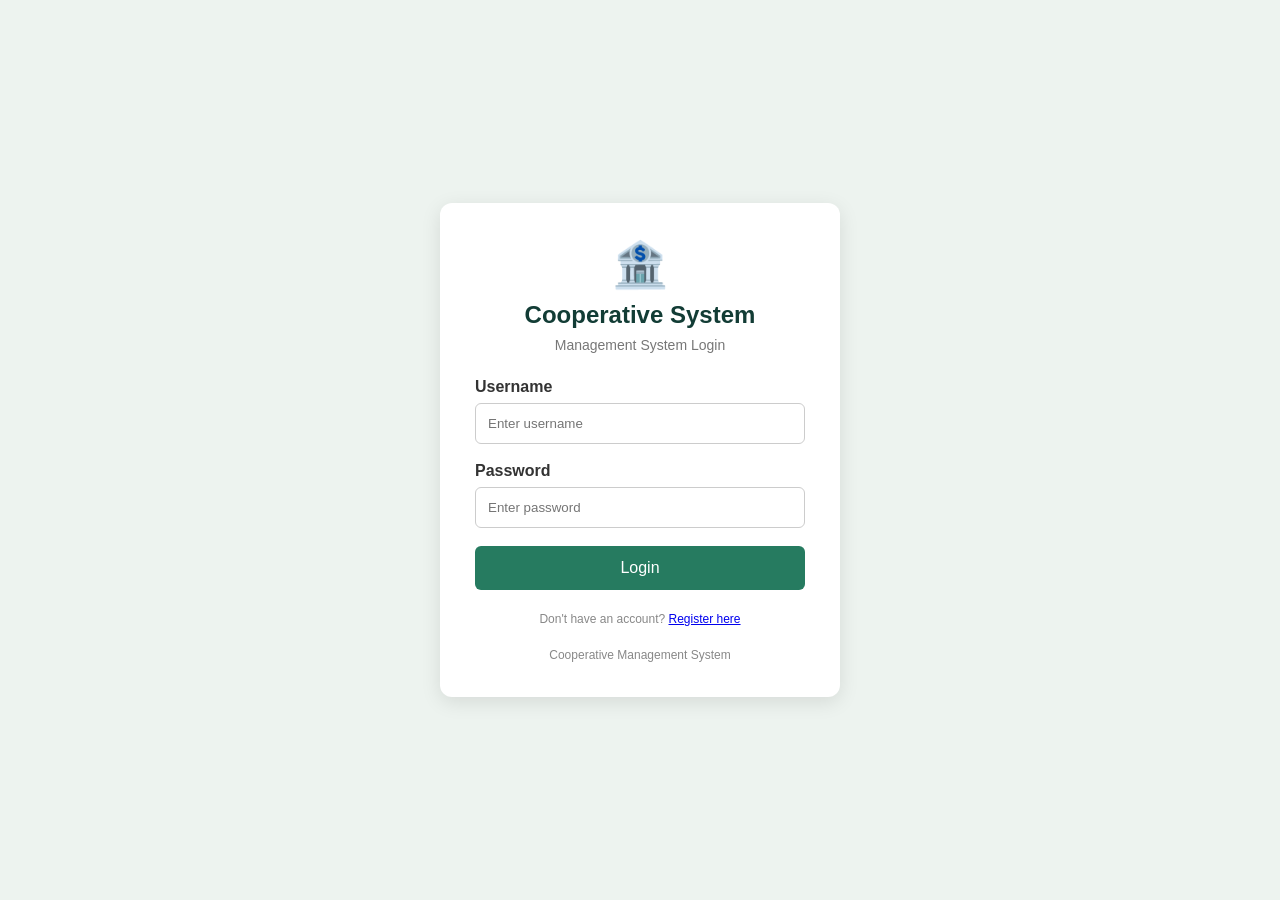
<file: index.html>
<!DOCTYPE html>
<html lang="en">
<head>
    <meta charset="UTF-8">
    <meta name="viewport" content="width=device-width, initial-scale=1.0">
    <title>Cooperative Management System</title>
    <link rel="stylesheet" href="style.css">
    <link rel="manifest" href="./manifest.json">
    <meta name="theme-color" content="#123c35">
    <link rel="apple-touch-icon" href="./icons/icon-192.png">
</head>
<body>

    <div class="sidebar">
        <h2>COOP SYSTEM</h2>

        <a href="#" class="nav-link active" data-page="dashboard">Dashboard</a>
        <a href="#" class="nav-link" data-page="members">Members</a>
        <a href="#" class="nav-link" data-page="savings">Savings</a>
        <a href="#" class="nav-link" data-page="loans">Loans</a>
        <a href="#" class="nav-link" data-page="payments">Payments</a>
        <a href="#" class="nav-link" data-page="reports">Reports</a>
        <a href="#" class="nav-link" data-page="logout">Logout</a>
    </div>

    <div class="main-content">

        <section id="dashboard" class="page">
            <header>
                <h1>Dashboard</h1>
                <p>Welcome to Cooperative Management System</p>
            </header>

            <div class="cards">
                <div class="card">
                    <h3>Total Members</h3>
                    <h1 id="totalMembers">0</h1>
                </div>

                <div class="card">
                    <h3>Total Savings</h3>
                    <h1 id="totalSavings">₱0.00</h1>
                </div>

                
                <div class="card">
                    <h3>Active Loans</h3>
                    <h1 id="totalActiveLoans">0</h1>
                </div>


                <div class="card">
                    <h3>Total Payments</h3>
                    <h1>₱0.00</h1>
                </div>
            </div>

            <section class="recent">
                <h2>Cooperative Management System</h2>
                <p>Manage your members, savings, loans, and payments in one place.</p>
            </section>
        </section>

        
<section id="members" class="page" hidden>

    <header>
        <h1>Members Management</h1>
        <p>Manage and monitor cooperative members.</p>
    </header>

    <div class="member-form">
        <h2 id="formTitle">Add New Member</h2>

        <form id="memberForm">

            <div class="form-grid">
                <div>
                    <label>First Name</label>
                    <input type="text" id="firstName" placeholder="Enter first name" required>
                </div>

                <div>
                    <label>Last Name</label>
                    <input type="text" id="lastName" placeholder="Enter last name" required>
                </div>

                <div>
                    <label>Contact Number</label>
                    <input type="tel" id="contact" placeholder="Enter contact number" required>
                </div>

                <div>
                    <label>Email Address</label>
                    <input type="email" id="email" placeholder="Enter email address" required>
                </div>

                <div class="full-width">
                    <label>Address</label>
                    <input type="text" id="address" placeholder="Enter complete address" required>
                </div>
            </div>

            <div class="form-buttons">
                <button type="submit" id="saveBtn">Add Member</button>
                <button type="button" id="cancelBtn" class="cancel-btn" hidden>Cancel</button>
            </div>

        </form>
    </div>

    <div class="member-table">

        <div class="table-header">
            <h2>Members List</h2>
            <input type="search" id="searchMember"
                placeholder="Search members...">
        </div>

        <div class="table-container">
            <table>
                <thead>
                    <tr>
                        <th>Member ID</th>
                        <th>First Name</th>
                        <th>Last Name</th>
                        <th>Contact</th>
                        <th>Email</th>
                        <th>Address</th>
                        <th>Actions</th>
                    </tr>
                </thead>

                <tbody id="memberTableBody">
                </tbody>
            </table>
        </div>

        <p id="memberCount">Total Members: 0</p>

    </div>

</section>


<section id="savings" class="page" hidden>

    <header>
        <h1>Savings Management</h1>
        <p>Manage member deposits, withdrawals, and savings balances.</p>
    </header>

    <div class="cards savings-cards">
        <div class="card">
            <h3>Total Savings Balance</h3>
            <h1 id="savingsBalance">₱0.00</h1>
        </div>

        <div class="card">
            <h3>Total Deposits</h3>
            <h1 id="totalDeposits">₱0.00</h1>
        </div>

        <div class="card">
            <h3>Total Withdrawals</h3>
            <h1 id="totalWithdrawals">₱0.00</h1>
        </div>
    </div>

    <div class="member-form">
        <h2>Add Savings Transaction</h2>

        <form id="savingsForm">

            <div class="form-grid">

                <div>
                    <label>Select Member</label>
                    <select id="savingsMember" required>
                        <option value="">Select Member</option>
                    </select>
                </div>

                <div>
                    <label>Transaction Type</label>
                    <select id="transactionType" required>
                        <option value="Deposit">Deposit</option>
                        <option value="Withdrawal">Withdrawal</option>
                    </select>
                </div>

                <div>
                    <label>Amount (₱)</label>
                    <input type="number" id="savingsAmount"
                        min="0.01" step="0.01"
                        placeholder="Enter amount" required>
                </div>

                <div>
                    <label>Transaction Date</label>
                    <input type="date" id="savingsDate" required>
                </div>

                <div class="full-width">
                    <label>Remarks</label>
                    <input type="text" id="savingsRemarks"
                        placeholder="Optional remarks">
                </div>

            </div>

            <div class="form-buttons">
                <button type="submit" id="savingsSaveBtn">
                    Save Transaction
                </button>
                <button type="button" id="savingsCancelBtn"
                    class="cancel-btn" hidden>
                    Cancel
                </button>
            </div>

        </form>
    </div>

    <div class="member-table">

        <div class="table-header">
            <h2>Savings Transactions</h2>

            <input type="search" id="searchSavings"
                placeholder="Search transactions...">
        </div>

        <div class="table-container">
            <table>
                <thead>
                    <tr>
                        <th>Transaction ID</th>
                        <th>Member Name</th>
                        <th>Type</th>
                        <th>Amount</th>
                        <th>Date</th>
                        <th>Remarks</th>
                        <th>Action</th>
                    </tr>
                </thead>

                <tbody id="savingsTableBody"></tbody>
            </table>
        </div>

        <p id="savingsCount">Total Transactions: 0</p>

    </div>

</section>


<section id="loans" class="page" hidden>

    <header>
        <h1>Loans Management</h1>
        <p>Manage member loan applications and approvals.</p>
    </header>

    <div class="cards">
        <div class="card">
            <h3>Total Loan Applications</h3>
            <h1 id="totalLoanApplications">0</h1>
        </div>

        <div class="card">
            <h3>Approved Loans</h3>
            <h1 id="approvedLoans">0</h1>
        </div>

        <div class="card">
            <h3>Pending Loans</h3>
            <h1 id="pendingLoans">0</h1>
        </div>
    </div>

    <div class="member-form">
        <h2 id="loanFormTitle">New Loan Application</h2>

        <form id="loanForm">

            <div class="form-grid">

                <div>
                    <label>Select Member</label>
                    <select id="loanMember" required>
                        <option value="">Select Member</option>
                    </select>
                </div>

                <div>
                    <label>Loan Amount (₱)</label>
                    <input type="number" id="loanAmount"
                        min="0.01" step="0.01"
                        placeholder="Enter loan amount" required>
                </div>

                <div>
                    <label>Annual Interest Rate (%)</label>
                    <input type="number" id="interestRate"
                        min="0" max="100" step="0.01"
                        placeholder="Example: 5" required>
                </div>

                <div>
                    <label>Loan Term (Months)</label>
                    <input type="number" id="loanTerm"
                        min="1" max="600"
                        placeholder="Enter months" required>
                </div>

                <div>
                    <label>Application Date</label>
                    <input type="date" id="loanDate" required>
                </div>

                <div>
                    <label>Loan Status</label>
                    <select id="loanStatus" required>
                        <option value="Pending">Pending</option>
                        <option value="Approved">Approved</option>
                        <option value="Rejected">Rejected</option>
                    </select>
                </div>

                <div class="full-width">
                    <label>Loan Purpose</label>
                    <input type="text" id="loanPurpose"
                        placeholder="Enter purpose of loan" required>
                </div>

            </div>

            <div class="form-buttons">
                <button type="submit" id="loanSaveBtn">
                    Submit Application
                </button>

                <button type="button" id="loanCancelBtn"
                    class="cancel-btn" hidden>
                    Cancel
                </button>
            </div>

        </form>
    </div>

    <div class="member-table">

        <div class="table-header">
            <h2>Loan Applications</h2>

            <input type="search" id="searchLoan"
                placeholder="Search loan applications...">
        </div>

        <div class="table-container">
            <table>
                <thead>
                    <tr>
                        <th>Loan ID</th>
                        <th>Member Name</th>
                        <th>Amount</th>
                        <th>Interest</th>
                        <th>Term</th>
                        <th>Monthly Payment</th>
                        <th>Date</th>
                        <th>Status</th>
                        <th>Purpose</th>
                        <th>Actions</th>
                    </tr>
                </thead>

                <tbody id="loanTableBody"></tbody>
            </table>
        </div>

        <p id="loanCount">Total Applications: 0</p>

    </div>

</section>

<section id="payments" class="page" hidden>

    <header>
        <h1>Payments Management</h1>
        <p>Record and monitor member loan payments.</p>
    </header>

    <div class="cards">
        <div class="card">
            <h3>Total Payments</h3>
            <h1 id="paymentTotal">₱0.00</h1>
        </div>

        <div class="card">
            <h3>Total Transactions</h3>
            <h1 id="paymentTransactions">0</h1>
        </div>

        <div class="card">
            <h3>Fully Paid Loans</h3>
            <h1 id="fullyPaidLoans">0</h1>
        </div>
    </div>

    <div class="member-form">
        <h2>Record New Payment</h2>

        <form id="paymentForm">

            <div class="form-grid">

                <div>
                    <label>Select Member</label>
                    <select id="paymentMember" required>
                        <option value="">Select Member</option>
                    </select>
                </div>

                <div>
                    <label>Select Approved Loan</label>
                    <select id="paymentLoan" required>
                        <option value="">Select Loan</option>
                    </select>
                </div>

                <div>
                    <label>Loan Balance</label>
                    <input type="text" id="paymentBalance"
                        placeholder="Remaining balance" readonly>
                </div>

                <div>
                    <label>Payment Amount (₱)</label>
                    <input type="number" id="paymentAmount"
                        min="0.01" step="0.01"
                        placeholder="Enter payment amount" required>
                </div>

                <div>
                    <label>Payment Date</label>
                    <input type="date" id="paymentDate" required>
                </div>

                <div>
                    <label>Payment Method</label>
                    <select id="paymentMethod" required>
                        <option value="">Select Method</option>
                        <option value="Cash">Cash</option>
                        <option value="Bank Transfer">Bank Transfer</option>
                        <option value="GCash">GCash</option>
                    </select>
                </div>

                <div class="full-width">
                    <label>Remarks</label>
                    <input type="text" id="paymentRemarks"
                        placeholder="Optional remarks">
                </div>

            </div>

            <div class="form-buttons">
                <button type="submit">Save Payment</button>
                <button type="reset" class="cancel-btn"
                    id="paymentCancelBtn">Clear</button>
            </div>

        </form>
    </div>

    <div class="member-table">

        <div class="table-header">
            <h2>Payment History</h2>

            <input type="search" id="searchPayment"
                placeholder="Search payments...">
        </div>

        <div class="table-container">
            <table>
                <thead>
                    <tr>
                        <th>Payment ID</th>
                        <th>Member</th>
                        <th>Loan ID</th>
                        <th>Amount</th>
                        <th>Date</th>
                        <th>Method</th>
                        <th>Remarks</th>
                        <th>Action</th>
                    </tr>
                </thead>

                <tbody id="paymentTableBody"></tbody>
            </table>
        </div>

        <p id="paymentCount">Total Payments: 0</p>

    </div>

</section>

<section id="reports" class="page" hidden>
    <div class="page-header">
        <div>
            <h2>Reports Management</h2>
            <p>View and print cooperative records.</p>
        </div>
        <button type="button" id="printReportBtn" class="btn-primary">
            Print Report
        </button>
    </div>

    <div class="cards">
        <div class="card">
            <h3>Total Members</h3>
            <h1 id="reportMemberTotal">0</h1>
        </div>
        <div class="card">
            <h3>Total Savings</h3>
            <h1 id="reportSavingsTotal">₱0.00</h1>
        </div>
        <div class="card">
            <h3>Total Loans</h3>
            <h1 id="reportLoanTotal">₱0.00</h1>
        </div>
        <div class="card">
            <h3>Total Payments</h3>
            <h1 id="reportPaymentTotal">₱0.00</h1>
        </div>
    </div>

    <div class="form-container">
        <h3>Generate Report</h3>

        <div class="form-group">
            <label for="reportType">Select Report</label>
            <select id="reportType">
                <option value="members">Members Report</option>
                <option value="savings">Savings Report</option>
                <option value="loans">Loans Report</option>
                <option value="payments">Payments Report</option>
            </select>
        </div>

        <div class="form-group">
            <label for="reportSearch">Search Records</label>
            <input type="text" id="reportSearch"
                   placeholder="Search report...">
        </div>

        <h3 id="reportTitle">Members Report</h3>

        <div class="table-container">
            <table>
                <thead id="reportTableHead"></thead>
                <tbody id="reportTableBody"></tbody>
            </table>
        </div>
    </div>
</section>


    </div>

    <script src="script.js"></script>
    <script src="./pwa.js"></script>
</body>
</html>
</file>
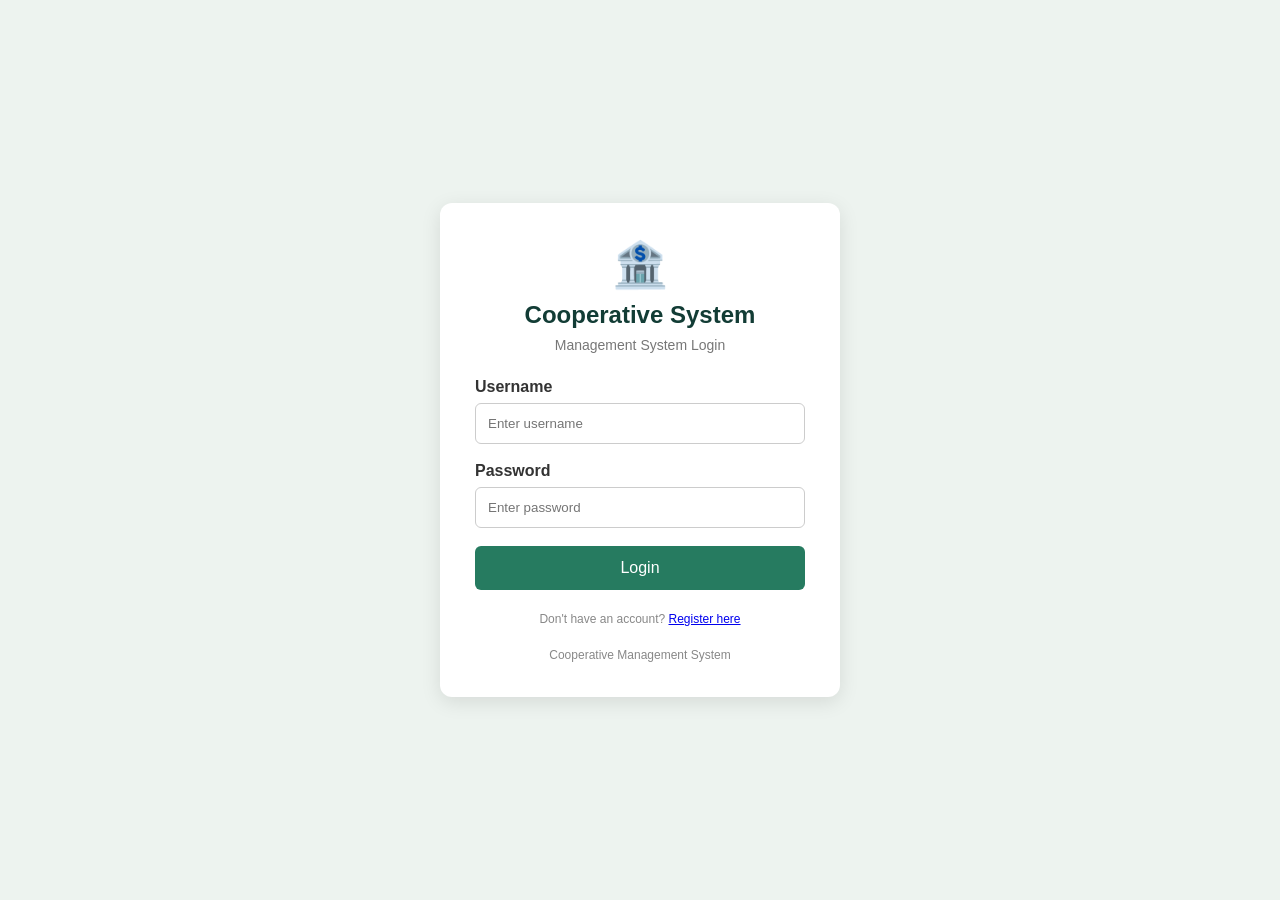
<file: login.html>
<!DOCTYPE html>
<html lang="en">
<head>
    <meta charset="UTF-8">
    <meta name="viewport" content="width=device-width, initial-scale=1.0">
    <title>Login - Cooperative Management System</title>
    <link rel="manifest" href="./manifest.json">
    <meta name="theme-color" content="#123c35">
    <link rel="apple-touch-icon" href="./icons/icon-192.png">


    <style>
        * {
            margin: 0;
            padding: 0;
            box-sizing: border-box;
            font-family: Arial, sans-serif;
        }

        body {
            min-height: 100vh;
            display: flex;
            justify-content: center;
            align-items: center;
            background: #edf3ef;
            padding: 20px;
        }

        .login-container {
            background: white;
            width: 100%;
            max-width: 400px;
            padding: 35px;
            border-radius: 12px;
            box-shadow: 0 5px 20px rgba(0,0,0,0.1);
        }

        .login-header {
            text-align: center;
            margin-bottom: 25px;
        }

        .login-header .logo {
            font-size: 45px;
            margin-bottom: 10px;
        }

        .login-header h2 {
            color: #123c35;
            margin-bottom: 8px;
        }

        .login-header p {
            color: #777;
            font-size: 14px;
        }

        .form-group {
            margin-bottom: 18px;
        }

        .form-group label {
            display: block;
            margin-bottom: 7px;
            font-weight: bold;
            color: #333;
        }

        .form-group input {
            width: 100%;
            padding: 12px;
            border: 1px solid #ccc;
            border-radius: 6px;
            outline: none;
        }

        .form-group input:focus {
            border-color: #267b60;
        }

        .login-btn {
            width: 100%;
            padding: 13px;
            background: #267b60;
            color: white;
            border: none;
            border-radius: 6px;
            font-size: 16px;
            cursor: pointer;
        }

        .login-btn:hover {
            background: #1b6049;
        }

        #loginMessage {
            margin-top: 15px;
            text-align: center;
            font-size: 14px;
            color: #c0392b;
        }

        .footer {
            text-align: center;
            margin-top: 22px;
            font-size: 12px;
            color: #888;
        }
    </style>
</head>

<body>

    <div class="login-container">

        <div class="login-header">
            <div class="logo">🏦</div>
            <h2>Cooperative System</h2>
            <p>Management System Login</p>
        </div>

        <form id="loginForm">

            <div class="form-group">
                <label for="username">Username</label>
                <input type="text" id="username"
                       placeholder="Enter username" required>
            </div>

            <div class="form-group">
                <label for="password">Password</label>
                <input type="password" id="password"
                       placeholder="Enter password" required>
            </div>

            <button type="submit" class="login-btn">
                Login
            </button>

            <p id="loginMessage"></p>

        </form>
        <div class="footer">
            Don't have an account?
            <a href="register.html">Register here</a>
        </div>

        <div class="footer">
            Cooperative Management System
        </div>

    </div>

    <script>
        
const loginForm = document.getElementById("loginForm");
const loginMessage = document.getElementById("loginMessage");

// ADMIN LOGIN
const correctUsername = "admin";
const correctPassword = "admin123";

// CHECK EXISTING SESSION
if (localStorage.getItem("memberLoggedIn") === "true") {
    window.location.href = "member-dashboard.html";
} else if (localStorage.getItem("isLoggedIn") === "true") {
    window.location.href = "index.html";
}

// LOGIN PROCESS
loginForm.addEventListener("submit", function(event) {
    event.preventDefault();

    const username = document.getElementById("username")
        .value.trim();

    const password = document.getElementById("password").value;

    // CHECK ADMIN
    if (
        username === correctUsername &&
        password === correctPassword
    ) {
        localStorage.setItem("isLoggedIn", "true");
        localStorage.setItem("currentUser", username);

        localStorage.removeItem("memberLoggedIn");
        localStorage.removeItem("memberUsername");

        window.location.href = "index.html";
        return;
    }

    // CHECK MEMBER ACCOUNTS
    const accounts = JSON.parse(
        localStorage.getItem("coopMemberAccounts") || "[]"
    );

    const memberAccount = accounts.find(account =>
        account.username.toLowerCase() === username.toLowerCase() &&
        account.password === password
    );

    if (memberAccount) {

        localStorage.setItem("memberLoggedIn", "true");
        localStorage.setItem("memberUsername", memberAccount.username);

        localStorage.removeItem("isLoggedIn");
        localStorage.removeItem("currentUser");

        window.location.href = "member-dashboard.html";

    } else {
        loginMessage.textContent =
            "Invalid username or password!";
    }
});

    </script>
    <script src="./pwa.js"></script>
</body>
</html>
</file>
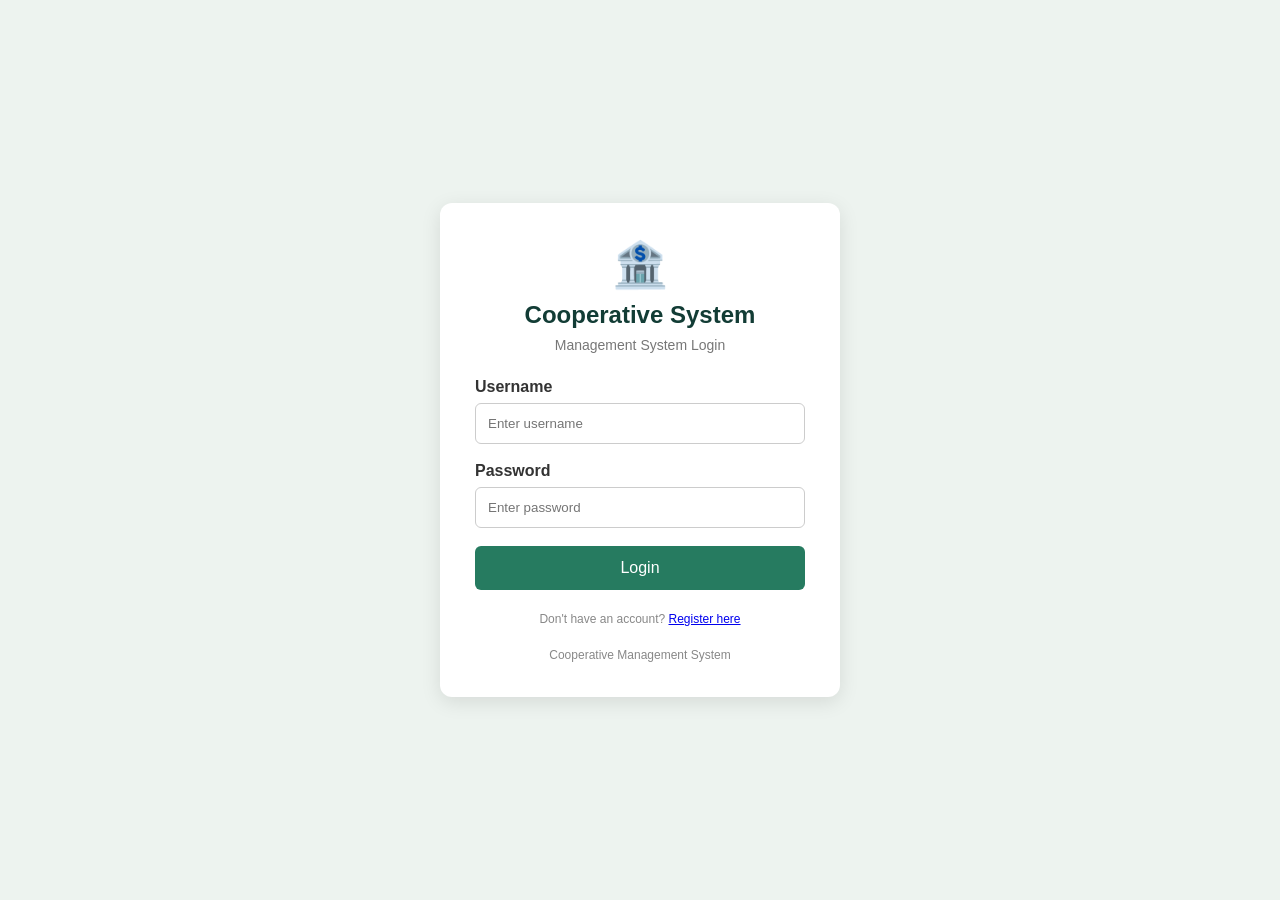
<file: member-dashboard.html>
<!DOCTYPE html>
<html lang="en">
<head>
    <meta charset="UTF-8">
    <meta name="viewport" content="width=device-width, initial-scale=1.0">
    <title>Member Dashboard - Cooperative System</title>
    <link rel="manifest" href="./manifest.json">
    <meta name="theme-color" content="#123c35">

    <style>
        * {
            margin: 0;
            padding: 0;
            box-sizing: border-box;
            font-family: Arial, sans-serif;
        }

        body {
            background: #edf3ef;
            color: #333;
        }

        header {
            background: #123c35;
            color: white;
            padding: 20px 30px;
            display: flex;
            justify-content: space-between;
            align-items: center;
            gap: 15px;
            flex-wrap: wrap;
        }

        header h2 { font-size: 21px; }

        .logout-btn {
            background: #e74c3c;
            color: white;
            border: none;
            padding: 10px 18px;
            border-radius: 6px;
            cursor: pointer;
        }

        .container {
            max-width: 1100px;
            margin: auto;
            padding: 30px 20px;
        }

        .welcome { margin-bottom: 25px; }
        .welcome h2 { color: #123c35; margin-bottom: 8px; }
        .welcome p { color: #777; }

        .cards {
            display: grid;
            grid-template-columns: repeat(auto-fit, minmax(210px, 1fr));
            gap: 20px;
            margin-bottom: 30px;
        }

        .card, .section {
            background: white;
            padding: 25px;
            border-radius: 10px;
            box-shadow: 0 3px 12px rgba(0,0,0,0.07);
        }

        .card h3 {
            color: #555;
            font-size: 15px;
            margin-bottom: 15px;
        }

        .card h1 { color: #267b60; font-size: 27px; }

        .section { margin-bottom: 20px; }
        .section h3 { color: #123c35; margin-bottom: 18px; }

        .profile-info p { margin-bottom: 12px; line-height: 1.5; }

        .profile-info strong {
            display: inline-block;
            min-width: 115px;
        }

        .note {
            color: #777;
            font-size: 13px;
            margin-top: 12px;
            line-height: 1.5;
        }

        .table-wrap { overflow-x: auto; }

        table {
            width: 100%;
            border-collapse: collapse;
            min-width: 550px;
        }

        th, td {
            padding: 12px;
            text-align: left;
            border-bottom: 1px solid #eee;
        }

        th { color: #123c35; background: #f6f9f7; }

        footer {
            text-align: center;
            padding: 20px;
            color: #888;
            font-size: 13px;
        }
    </style>
</head>

<body>

    <header>
        <h2>🏦 Cooperative Member Portal</h2>
        <button class="logout-btn" onclick="logout()">Logout</button>
    </header>

    <div class="container">

        <div class="welcome">
            <h2>Welcome, <span id="memberName">Member</span>!</h2>
            <p>Welcome to your Cooperative Member Dashboard.</p>
        </div>

        <div class="cards">

            <div class="card">
                <h3>My Savings</h3>
                <h1 id="mySavings">₱0.00</h1>
            </div>

            <div class="card">
                <h3>My Loans (Remaining)</h3>
                <h1 id="myLoans">₱0.00</h1>
            </div>

            <div class="card">
                <h3>My Payments</h3>
                <h1 id="myPayments">₱0.00</h1>
            </div>

        </div>

        <div class="section">
            <h3>My Profile</h3>

            <div class="profile-info">
                <p><strong>Member ID:</strong> <span id="memberId"></span></p>
                <p><strong>Full Name:</strong> <span id="fullName"></span></p>
                <p><strong>Contact:</strong> <span id="contact"></span></p>
                <p><strong>Email:</strong> <span id="email"></span></p>
                <p><strong>Address:</strong> <span id="address"></span></p>
            </div>
        </div>

        <div class="section">
            <h3>My Savings Transaction History</h3>

            <div class="table-wrap">
                <table>
                    <thead>
                        <tr>
                            <th>Date</th>
                            <th>Type</th>
                            <th>Amount</th>
                            <th>Remarks</th>
                        </tr>
                    </thead>

                    <tbody id="savingsHistory">
                        <tr>
                            <td colspan="4">No savings transactions yet.</td>
                        </tr>
                    </tbody>
                </table>
            </div>
        </div>

        <div class="section">
            <h3>My Payment History</h3>

            <div class="table-wrap">
                <table>
                    <thead>
                        <tr>
                            <th>Date</th>
                            <th>Loan ID</th>
                            <th>Amount Paid</th>
                            <th>Payment Method</th>
                            <th>Remarks</th>
                        </tr>
                    </thead>

                    <tbody id="paymentHistory">
                        <tr>
                            <td colspan="5">No payment history yet.</td>
                        </tr>
                    </tbody>
                </table>
            </div>
        </div>

        <div class="section">
            <h3>My Account</h3>
            <p>Your member account is active.</p>

            <p class="note">
                Savings, loans and payment information are displayed from the records
                saved in this browser.
            </p>
        </div>

    </div>

    <footer>Cooperative Management System © 2026</footer>

    <script>

        // CHECK MEMBER LOGIN
        if (localStorage.getItem("memberLoggedIn") !== "true") {
            window.location.href = "login.html";
        }

        // GET CURRENT MEMBER
        const username = localStorage.getItem("memberUsername");

        const accounts = JSON.parse(
            localStorage.getItem("coopMemberAccounts") || "[]"
        );

        const members = JSON.parse(
            localStorage.getItem("coopMembers") || "[]"
        );

        const account = accounts.find(a => a.username === username);

        const accountMemberId = String(account?.memberId || "").toLowerCase();

        const member = account
            ? members.find(m =>
                `MEM-${String(m.id).slice(-6)}`.toLowerCase() === accountMemberId
            )
            : null;

        if (!account || !member) {

            localStorage.removeItem("memberLoggedIn");
            localStorage.removeItem("memberUsername");

            window.location.href = "login.html";

        } else {

            // DISPLAY MEMBER PROFILE
            document.getElementById("memberName").textContent =
                member.firstName || "Member";

            document.getElementById("memberId").textContent =
                account.memberId || "";

            document.getElementById("fullName").textContent =
                `${member.firstName || ""} ${member.lastName || ""}`.trim();

            document.getElementById("contact").textContent =
                member.contact || "Not provided";

            document.getElementById("email").textContent =
                member.email || "Not provided";

            document.getElementById("address").textContent =
                member.address || "Not provided";


            // LOAD SAVINGS, LOANS AND PAYMENTS
            const savings = JSON.parse(
                localStorage.getItem("coopSavings") || "[]"
            );

            const loans = JSON.parse(
                localStorage.getItem("coopLoans") || "[]"
            );

            const payments = JSON.parse(
                localStorage.getItem("coopPayments") || "[]"
            );


            // MONEY FORMAT
            const money = amount => Number(amount || 0).toLocaleString("en-PH", {
                style: "currency",
                currency: "PHP"
            });


            // MY SAVINGS
            const myTransactions = savings.filter(transaction =>
                String(transaction.memberId) === String(member.id)
            );

            const totalSavings = myTransactions.reduce((total, transaction) => {

                if (transaction.type === "Deposit") {
                    return total + Number(transaction.amount || 0);
                }

                if (transaction.type === "Withdrawal") {
                    return total - Number(transaction.amount || 0);
                }

                return total;

            }, 0);

            document.getElementById("mySavings").textContent =
                money(totalSavings);


            // MY SAVINGS HISTORY
            const savingsHistory = document.getElementById("savingsHistory");

            const memberSavingsHistory = myTransactions
                .slice()
                .sort((a, b) => new Date(b.date) - new Date(a.date));

            savingsHistory.innerHTML = "";

            if (memberSavingsHistory.length === 0) {

                savingsHistory.innerHTML = `
                    <tr>
                        <td colspan="4">No savings transactions yet.</td>
                    </tr>
                `;

            } else {

                memberSavingsHistory.forEach(transaction => {

                    const row = document.createElement("tr");

                    const dateCell = document.createElement("td");
                    const typeCell = document.createElement("td");
                    const amountCell = document.createElement("td");
                    const remarksCell = document.createElement("td");

                    dateCell.textContent = transaction.date || "-";
                    typeCell.textContent = transaction.type || "-";
                    amountCell.textContent = money(transaction.amount);
                    remarksCell.textContent = transaction.remarks || "-";

                    row.append(dateCell, typeCell, amountCell, remarksCell);

                    savingsHistory.appendChild(row);

                });

            }


            // MY APPROVED LOANS - SHOW REMAINING BALANCE
            const myMemberLoans = loans.filter(loan =>
                String(loan.memberId) === String(member.id) &&
                loan.status === "Approved"
            );

            const remainingLoans = myMemberLoans.reduce((total, loan) => {

                const amount = Number(loan.amount || 0);
                const interest = Number(loan.interest || 0);
                const term = Number(loan.term || 0);

                const totalInterest =
                    amount * (interest / 100) * (term / 12);

                const payable = amount + totalInterest;

                const paid = payments
                    .filter(payment =>
                        String(payment.loanId) === String(loan.id)
                    )
                    .reduce((sum, payment) =>
                        sum + Number(payment.amount || 0), 0
                    );

                return total + Math.max(0, payable - paid);

            }, 0);

            document.getElementById("myLoans").textContent =
                money(remainingLoans);


            // MY PAYMENTS
            const myMemberPayments = payments.filter(payment =>
                String(payment.memberId) === String(member.id)
            );

            const totalPayments = myMemberPayments.reduce(
                (total, payment) => total + Number(payment.amount || 0),
                0
            );

            document.getElementById("myPayments").textContent =
                money(totalPayments);


            // MY PAYMENT HISTORY
            const paymentHistory = document.getElementById("paymentHistory");

            const memberPaymentHistory = myMemberPayments
                .slice()
                .sort((a, b) => new Date(b.date) - new Date(a.date));

            paymentHistory.innerHTML = "";

            if (memberPaymentHistory.length === 0) {

                paymentHistory.innerHTML = `
                    <tr>
                        <td colspan="5">No payment history yet.</td>
                    </tr>
                `;

            } else {

                memberPaymentHistory.forEach(payment => {

                    const row = document.createElement("tr");

                    const dateCell = document.createElement("td");
                    const loanCell = document.createElement("td");
                    const amountCell = document.createElement("td");
                    const methodCell = document.createElement("td");
                    const remarksCell = document.createElement("td");

                    dateCell.textContent = payment.date || "-";
                    loanCell.textContent = payment.loanId || "-";
                    amountCell.textContent = money(payment.amount);
                    methodCell.textContent = payment.method || "-";
                    remarksCell.textContent = payment.remarks || "-";

                    row.append(
                        dateCell,
                        loanCell,
                        amountCell,
                        methodCell,
                        remarksCell
                    );

                    paymentHistory.appendChild(row);

                });

            }

        }


        // LOGOUT
        function logout() {

            localStorage.removeItem("memberLoggedIn");
            localStorage.removeItem("memberUsername");

            window.location.href = "login.html";

        }

    </script>

    <script src="./pwa.js"></script>

</body>
</html>
</file>
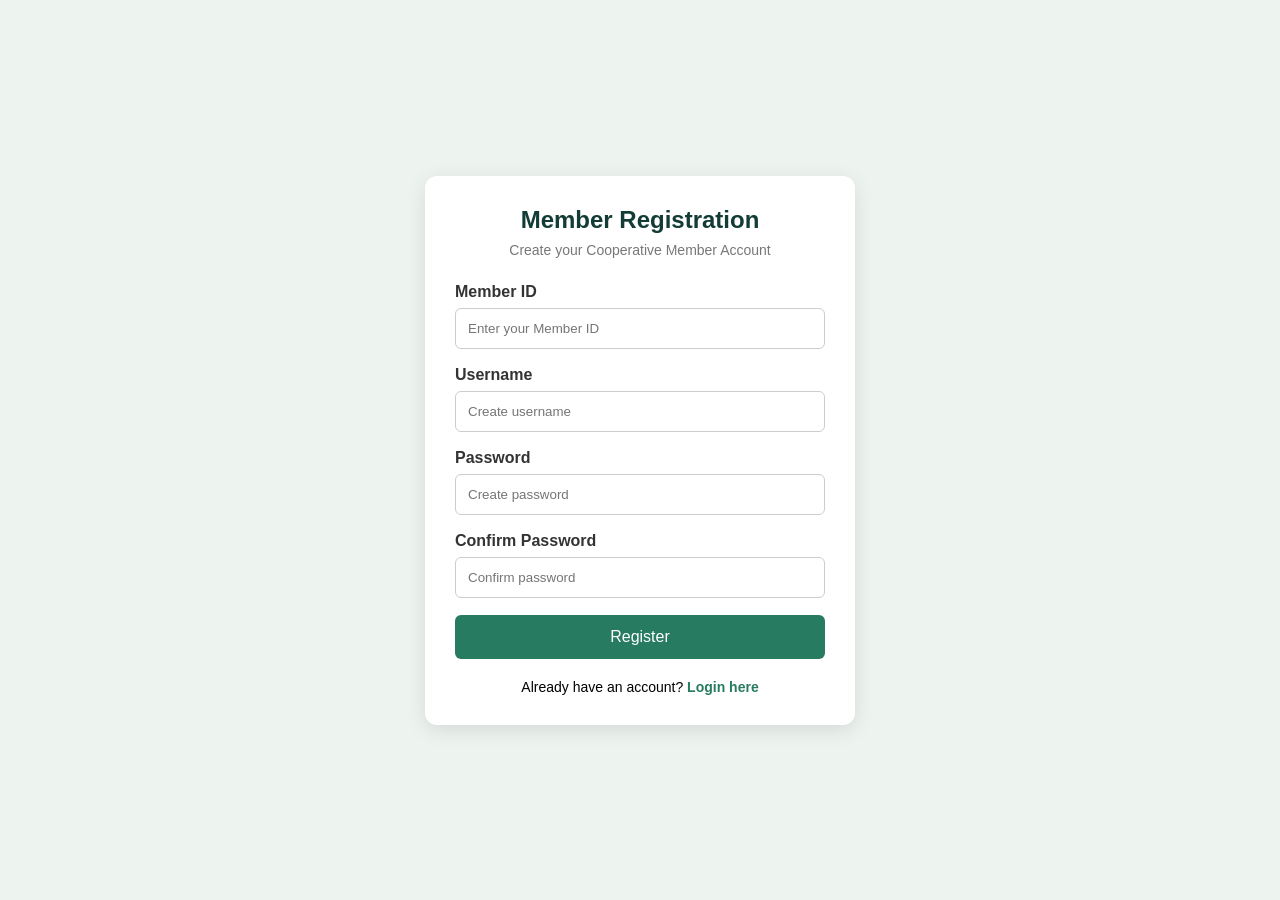
<file: register.html>
<!DOCTYPE html>
<html lang="en">
<head>
    <meta charset="UTF-8">
    <meta name="viewport" content="width=device-width, initial-scale=1.0">
    <title>Member Registration - Cooperative System</title>
    <link rel="manifest" href="./manifest.json">
    <meta name="theme-color" content="#123c35">

    <style>
        * {
            margin: 0;
            padding: 0;
            box-sizing: border-box;
            font-family: Arial, sans-serif;
        }

        body {
            min-height: 100vh;
            background: #edf3ef;
            display: flex;
            justify-content: center;
            align-items: center;
            padding: 20px;
        }

        .container {
            background: white;
            width: 100%;
            max-width: 430px;
            padding: 30px;
            border-radius: 12px;
            box-shadow: 0 5px 20px rgba(0,0,0,0.1);
        }

        h2 {
            text-align: center;
            color: #123c35;
            margin-bottom: 8px;
        }

        .subtitle {
            text-align: center;
            color: #777;
            font-size: 14px;
            margin-bottom: 25px;
        }

        label {
            display: block;
            font-weight: bold;
            margin-bottom: 7px;
            color: #333;
        }

        input {
            width: 100%;
            padding: 12px;
            border: 1px solid #ccc;
            border-radius: 6px;
            margin-bottom: 17px;
        }

        input:focus {
            outline: none;
            border-color: #267b60;
        }

        button {
            width: 100%;
            padding: 13px;
            background: #267b60;
            color: white;
            border: none;
            border-radius: 6px;
            font-size: 16px;
            cursor: pointer;
        }

        button:hover {
            background: #1b6049;
        }

        #message {
            margin-top: 15px;
            text-align: center;
            font-size: 14px;
        }

        .login-link {
            text-align: center;
            margin-top: 20px;
            font-size: 14px;
        }

        a {
            color: #267b60;
            text-decoration: none;
            font-weight: bold;
        }
    </style>
</head>

<body>

<div class="container">

    <h2>Member Registration</h2>
    <p class="subtitle">
        Create your Cooperative Member Account
    </p>

    <form id="registerForm">

        <label>Member ID</label>
        <input type="text" id="memberId"
               placeholder="Enter your Member ID" required>

        <label>Username</label>
        <input type="text" id="username"
               placeholder="Create username" required>

        <label>Password</label>
        <input type="password" id="password"
               placeholder="Create password" required>

        <label>Confirm Password</label>
        <input type="password" id="confirmPassword"
               placeholder="Confirm password" required>

        <button type="submit">Register</button>

        <p id="message"></p>

    </form>

    <div class="login-link">
        Already have an account?
        <a href="login.html">Login here</a>
    </div>

</div>

<script>
const form = document.getElementById("registerForm");
const message = document.getElementById("message");

form.addEventListener("submit", function(event) {

    event.preventDefault();

    const memberId = document.getElementById("memberId")
        .value.trim();

    const username = document.getElementById("username")
        .value.trim();

    const password = document.getElementById("password").value;

    const confirmPassword =
        document.getElementById("confirmPassword").value;

    const members = JSON.parse(
        localStorage.getItem("coopMembers") || "[]"
    );

    const accounts = JSON.parse(
        localStorage.getItem("coopMemberAccounts") || "[]"
    );

    const member = members.find(m =>
    `MEM-${String(m.id).slice(-6)}`.toLowerCase()
    === memberId.toLowerCase()
    );

    if (!member) {
        message.style.color = "#c0392b";
        message.textContent =
            "Member ID not found. Please contact the Admin.";
        return;
    }

    const alreadyRegistered = accounts.some(a =>
        String(a.memberId).toLowerCase() === memberId.toLowerCase()
    );

    if (alreadyRegistered) {
        message.style.color = "#c0392b";
        message.textContent =
            "This Member ID is already registered.";
        return;
    }

    const usernameExists = accounts.some(a =>
        a.username.toLowerCase() === username.toLowerCase()
    );

    if (usernameExists) {
        message.style.color = "#c0392b";
        message.textContent = "Username already exists.";
        return;
    }

    if (password.length < 6) {
        message.style.color = "#c0392b";
        message.textContent =
            "Password must be at least 6 characters.";
        return;
    }

    if (password !== confirmPassword) {
        message.style.color = "#c0392b";
        message.textContent = "Passwords do not match.";
        return;
    }

    accounts.push({
        memberId: memberId,
        username: username,
        password: password
    });

    localStorage.setItem(
        "coopMemberAccounts",
        JSON.stringify(accounts)
    );

    message.style.color = "#267b60";
    message.textContent =
        "Registration successful! You can now login.";

    form.reset();

});

</script>

<script src="./pwa.js"></script>

</body>
</html>
</file>
<file: style.css>
* {
    margin: 0;
    padding: 0;
    box-sizing: border-box;
    font-family: Arial, sans-serif;
}

body {
    background: #f4f6f9;
    display: flex;
}

.sidebar {
    width: 250px;
    height: 100vh;
    background: #123c35;
    color: white;
    padding: 25px 15px;
    position: fixed;
}

.sidebar h2 {
    text-align: center;
    margin-bottom: 35px;
    font-size: 20px;
}

.sidebar a {
    display: block;
    padding: 15px;
    margin: 8px 0;
    color: white;
    text-decoration: none;
    border-radius: 6px;
}

.sidebar a:hover,
.sidebar a.active {
    background: #267b60;
}

.main-content {
    margin-left: 250px;
    padding: 30px;
    width: calc(100% - 250px);
}

header {
    margin-bottom: 30px;
}

header h1 {
    color: #123c35;
    margin-bottom: 8px;
}

header p {
    color: #777;
}

.cards {
    display: grid;
    grid-template-columns: repeat(4, 1fr);
    gap: 20px;
}

.card {
    background: white;
    padding: 25px;
    border-radius: 10px;
    box-shadow: 0 2px 8px #00000012;
    border-left: 5px solid #267b60;
}

.card h3 {
    color: #666;
    font-size: 15px;
    margin-bottom: 15px;
}

.card h1 {
    color: #123c35;
}

.recent {
    background: white;
    padding: 25px;
    margin-top: 30px;
    border-radius: 10px;
    box-shadow: 0 2px 8px #00000012;
}

.recent h2 {
    color: #123c35;
    margin-bottom: 10px;
}

.recent p {
    color: #777;
}

@media (max-width: 900px) {
    .cards {
        grid-template-columns: repeat(2, 1fr);
    }
}

@media (max-width: 600px) {
    .sidebar {
        width: 170px;
    }

    .main-content {
        margin-left: 170px;
        width: calc(100% - 170px);
        padding: 15px;
    }

    .cards {
        grid-template-columns: 1fr;
    }
}

/* MEMBERS MANAGEMENT */

.member-form,
.member-table {
    background: white;
    padding: 25px;
    margin-top: 25px;
    border-radius: 10px;
    box-shadow: 0 2px 8px #00000012;
}

.member-form h2,
.member-table h2 {
    color: #123c35;
    margin-bottom: 20px;
}

.form-grid {
    display: grid;
    grid-template-columns: repeat(2, 1fr);
    gap: 18px;
}

.form-grid label {
    display: block;
    margin-bottom: 8px;
    color: #444;
    font-weight: bold;
}

.form-grid input {
    width: 100%;
    padding: 12px;
    border: 1px solid #ddd;
    border-radius: 6px;
    outline: none;
}

.form-grid input:focus,
.table-header input:focus {
    border-color: #267b60;
}

.full-width {
    grid-column: span 2;
}

.form-buttons {
    margin-top: 20px;
    display: flex;
    gap: 10px;
}

.form-buttons button,
.action-btn {
    padding: 10px 18px;
    border: none;
    border-radius: 5px;
    cursor: pointer;
    color: white;
}

#saveBtn {
    background: #267b60;
}

.cancel-btn {
    background: #777;
}

.table-header {
    display: flex;
    justify-content: space-between;
    align-items: center;
    gap: 15px;
    margin-bottom: 15px;
}

.table-header input {
    padding: 11px;
    border: 1px solid #ddd;
    border-radius: 6px;
    outline: none;
}

.table-container {
    width: 100%;
    overflow-x: auto;
}

table {
    width: 100%;
    border-collapse: collapse;
    min-width: 750px;
}

th, td {
    padding: 13px;
    text-align: left;
    border-bottom: 1px solid #eee;
}

th {
    background: #123c35;
    color: white;
}

td {
    color: #444;
}

.edit-btn {
    background: #267b60;
    margin-right: 5px;
}

.delete-btn {
    background: #d94343;
}

.action-btn:hover,
.form-buttons button:hover {
    opacity: 0.85;
}

#memberCount {
    margin-top: 18px;
    color: #555;
    font-weight: bold;
}

@media (max-width: 700px) {
    .form-grid {
        grid-template-columns: 1fr;
    }

    .full-width {
        grid-column: span 1;
    }

    .table-header {
        align-items: stretch;
        flex-direction: column;
    }
}

/* SAVINGS MANAGEMENT */

.savings-cards {
    margin-top: 25px;
    margin-bottom: 25px;
}

.member-form select,
.member-form input[type="date"] {
    width: 100%;
    padding: 12px;
    border: 1px solid #ddd;
    border-radius: 6px;
    background: white;
    outline: none;
}

.member-form select:focus,
.member-form input:focus {
    border-color: #267b60;
}

#savingsSaveBtn {
    background: #267b60;
}

#savingsCancelBtn {
    background: #777;
}

.deposit-label {
    color: #267b60;
    font-weight: bold;
}

.withdrawal-label {
    color: #d94343;
    font-weight: bold;
}

/* LOANS MANAGEMENT */

#loanForm select,
#loanForm input {
    width: 100%;
    padding: 12px;
    border: 1px solid #ddd;
    border-radius: 6px;
    outline: none;
}

#loanForm select:focus,
#loanForm input:focus {
    border-color: #267b60;
}

#loanSaveBtn {
    background: #267b60;
}

#loanCancelBtn {
    background: #777;
}

.loan-pending {
    color: #d18a00;
    font-weight: bold;
}

.loan-approved {
    color: #267b60;
    font-weight: bold;
}

.loan-rejected {
    color: #d94343;
    font-weight: bold;
}

.loan-cards {
    margin-top: 25px;
}

#loanCount {
    margin-top: 18px;
    color: #555;
    font-weight: bold;
}

/* PAYMENTS MANAGEMENT */

#paymentForm select,
#paymentForm input {
    width: 100%;
    padding: 12px;
    border: 1px solid #ddd;
    border-radius: 6px;
    outline: none;
    background: white;
}

#paymentForm input:focus,
#paymentForm select:focus {
    border-color: #267b60;
}

#paymentForm input[readonly] {
    background: #f1f3f5;
    color: #267b60;
    font-weight: bold;
}

#paymentForm button[type="submit"] {
    background: #267b60;
}

#paymentCancelBtn {
    background: #777;
}

.payment-success {
    color: #267b60;
    font-weight: bold;
}

.payment-partial {
    color: #d18a00;
    font-weight: bold;
}

.payment-cards {
    margin-top: 25px;
    margin-bottom: 25px;
}

.page-header {
    display: flex;
    justify-content: space-between;
    align-items: center;
    gap: 15px;
    margin-bottom: 20px;
    flex-wrap: wrap;
}

.page-header p {
    color: #777;
    margin-top: 5px;
}

.form-container {
    background: white;
    padding: 20px;
    border-radius: 10px;
    margin-top: 20px;
    box-shadow: 0 2px 8px rgba(0,0,0,0.06);
}

.form-group {
    margin: 15px 0;
}

.form-group label {
    display: block;
    margin-bottom: 7px;
    font-weight: 600;
}

.form-group input,
.form-group select {
    width: 100%;
    padding: 10px;
    border: 1px solid #ccc;
    border-radius: 6px;
}

.btn-primary {
    background: #267b60;
    color: white;
    border: none;
    padding: 11px 18px;
    border-radius: 6px;
    cursor: pointer;
}

.btn-primary:hover {
    background: #1b6049;
}

@media print {
    .sidebar,
    .page-header button,
    #reportSearch,
    #reportType,
    .form-group {
        display: none !important;
    }

    body {
        background: white;
    }

    .page {
        display: block !important;
    }

    .form-container,
    .card {
        box-shadow: none;
        border: 1px solid #ddd;
    }
}
</file>
